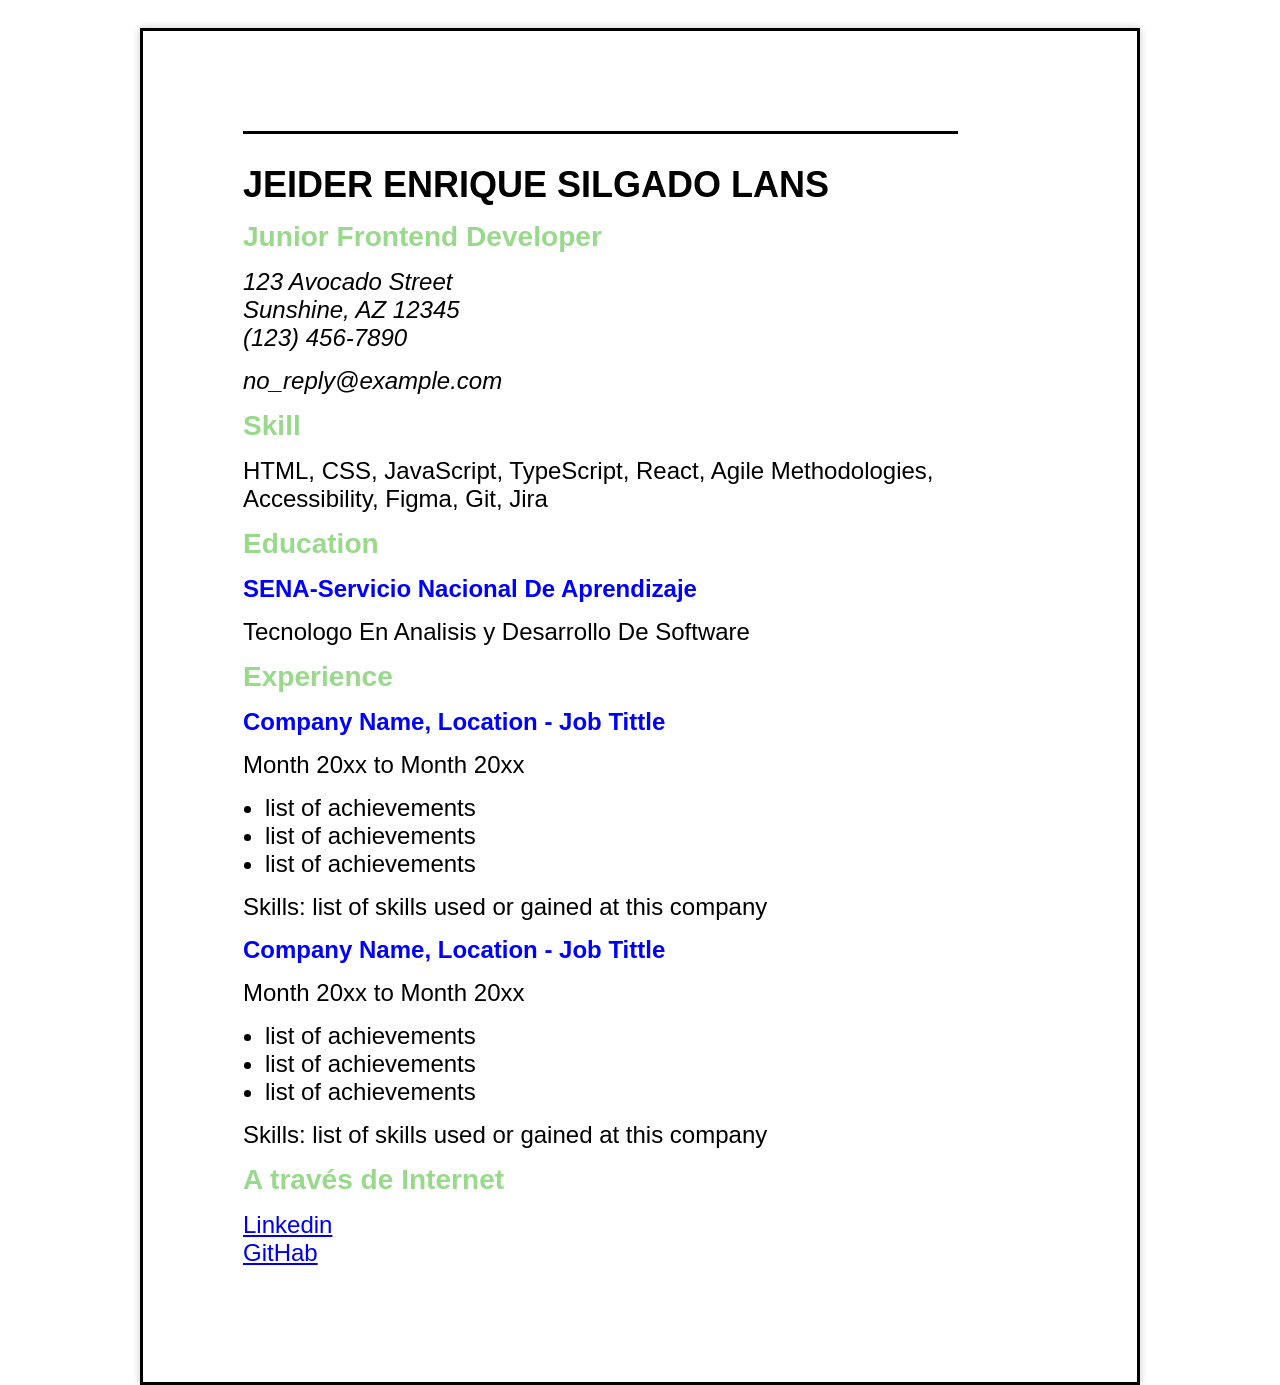
<file: 1. CV de una sola página/index.html>
<!DOCTYPE html>
<html lang="en">
<head>
    <!-- etiquetas meta SEO o SEO Meta Tags-->
    <meta name="Autor" content="Jeider silgado">
    <meta name="Descripcion" content="mi curriculum como programador">
    <meta name="keywords" content="Frontend Developer, HTML, CSS, JavaScript, Resume, Web Development">
    <meta charset="UTF-8">
    <meta name="viewport" content="width=device-width, initial-scale=1.0">
    <title>Jeider Silgado - Frontend Developer</title>
    
    <!-- Etiquetas Open Graph (OG) o Open Graph (OG) Tags -->
     <meta property="og:title" content="Jeider Silgado - Frontend Developer">
     <meta property="og:Descripcion" content="CV de página única de Austin Hill, ingeniera de software.">
     <meta property="og:type" content="webside">
     
     <!-- Favicon -->
      <link rel="shortcut icon" href="curriculum-vitae.png" type="image/x-icon">

      <style>

        *{
            padding: 0;
            margin: 0;
            box-sizing: border-box;
        }
        body{
            font-size: 24px;
            font-family: 'Gill Sans', 'Gill Sans MT', Calibri, 'Trebuchet MS', sans-serif;
            
        }
        h1{
            margin-bottom: 15px;
        }

        h3{
            color: #99d98c;
            margin-bottom: 15px;
        }
        h4{
            color: blue;
            margin-bottom: 15px;
        }
        p{
            margin-bottom: 15px;
        }
        ul{
            margin-bottom: 15px;
            margin-left: 22px;
        }

        main{
            max-width: 1000px;
            margin: 0 auto;
            height: auto;
            padding: 100px;
            border: solid 3px black;
            box-shadow: 0px 0px 8px rgb(0 ,0 ,0, 0.2);
        }
        section{
            margin-bottom: 15px;
        }
        hr{
            height: 3px;
            border: none;
            background-color: black;
            width: 90%;
            margin-bottom: 30px;
        }

      </style>

</head>
<body>
    <br>

    <main class="main">
        <section class="peril_personal">
            <hr>
            <h1>JEIDER ENRIQUE SILGADO LANS</h1>
            <h3>Junior Frontend Developer</h3>
            <address>
                123 Avocado Street<br>
                Sunshine, AZ 12345
                <p>(123) 456-7890</p>
                <p>no_reply@example.com</p>
            </address>
        </section>

        <section class="habilidades_personales">
            <h3>Skill</h3>
            <p>
                HTML, CSS, JavaScript, TypeScript, React, Agile Methodologies,
                Accessibility, Figma, Git, Jira
            </p>
        </section>

        <section class="educacion_personal">
            <h3>Education</h3>
            <h4>SENA-Servicio Nacional De Aprendizaje</h4>
            <p>Tecnologo En Analisis y Desarrollo De Software</p>
        </section>


        <section class="Experiencia_personal">
            <h3>Experience</h3>
            <article class="articulo_experiencia">
                <h4>Company Name, Location - Job Tittle</h4>
                <p>Month 20xx to Month 20xx</p>
                <ul>
                    <li>list of achievements</li>
                    <li>list of achievements</li>
                    <li>list of achievements</li>
                </ul>
                <p>Skills: list of skills used or gained at this company</p>
            </article>
            <article class="articulo_experiencia">
                <h4>Company Name, Location - Job Tittle</h4>
                <p>Month 20xx to Month 20xx</p>
                <ul>
                    <li>list of achievements</li>
                    <li>list of achievements</li>
                    <li>list of achievements</li>
                </ul>
                <p>Skills: list of skills used or gained at this company</p>
            </article>
           
        </section>

        <section class="internet">
            <h3>A través de Internet</h3>
            <a href="http://" target="_blank" rel="noopener noreferrer">Linkedin</a><br>
            <a href="http://" target="_blank" rel="noopener noreferrer">GitHab</a><br>
        </section>

    </main>


    
</body>
</html>
</file>
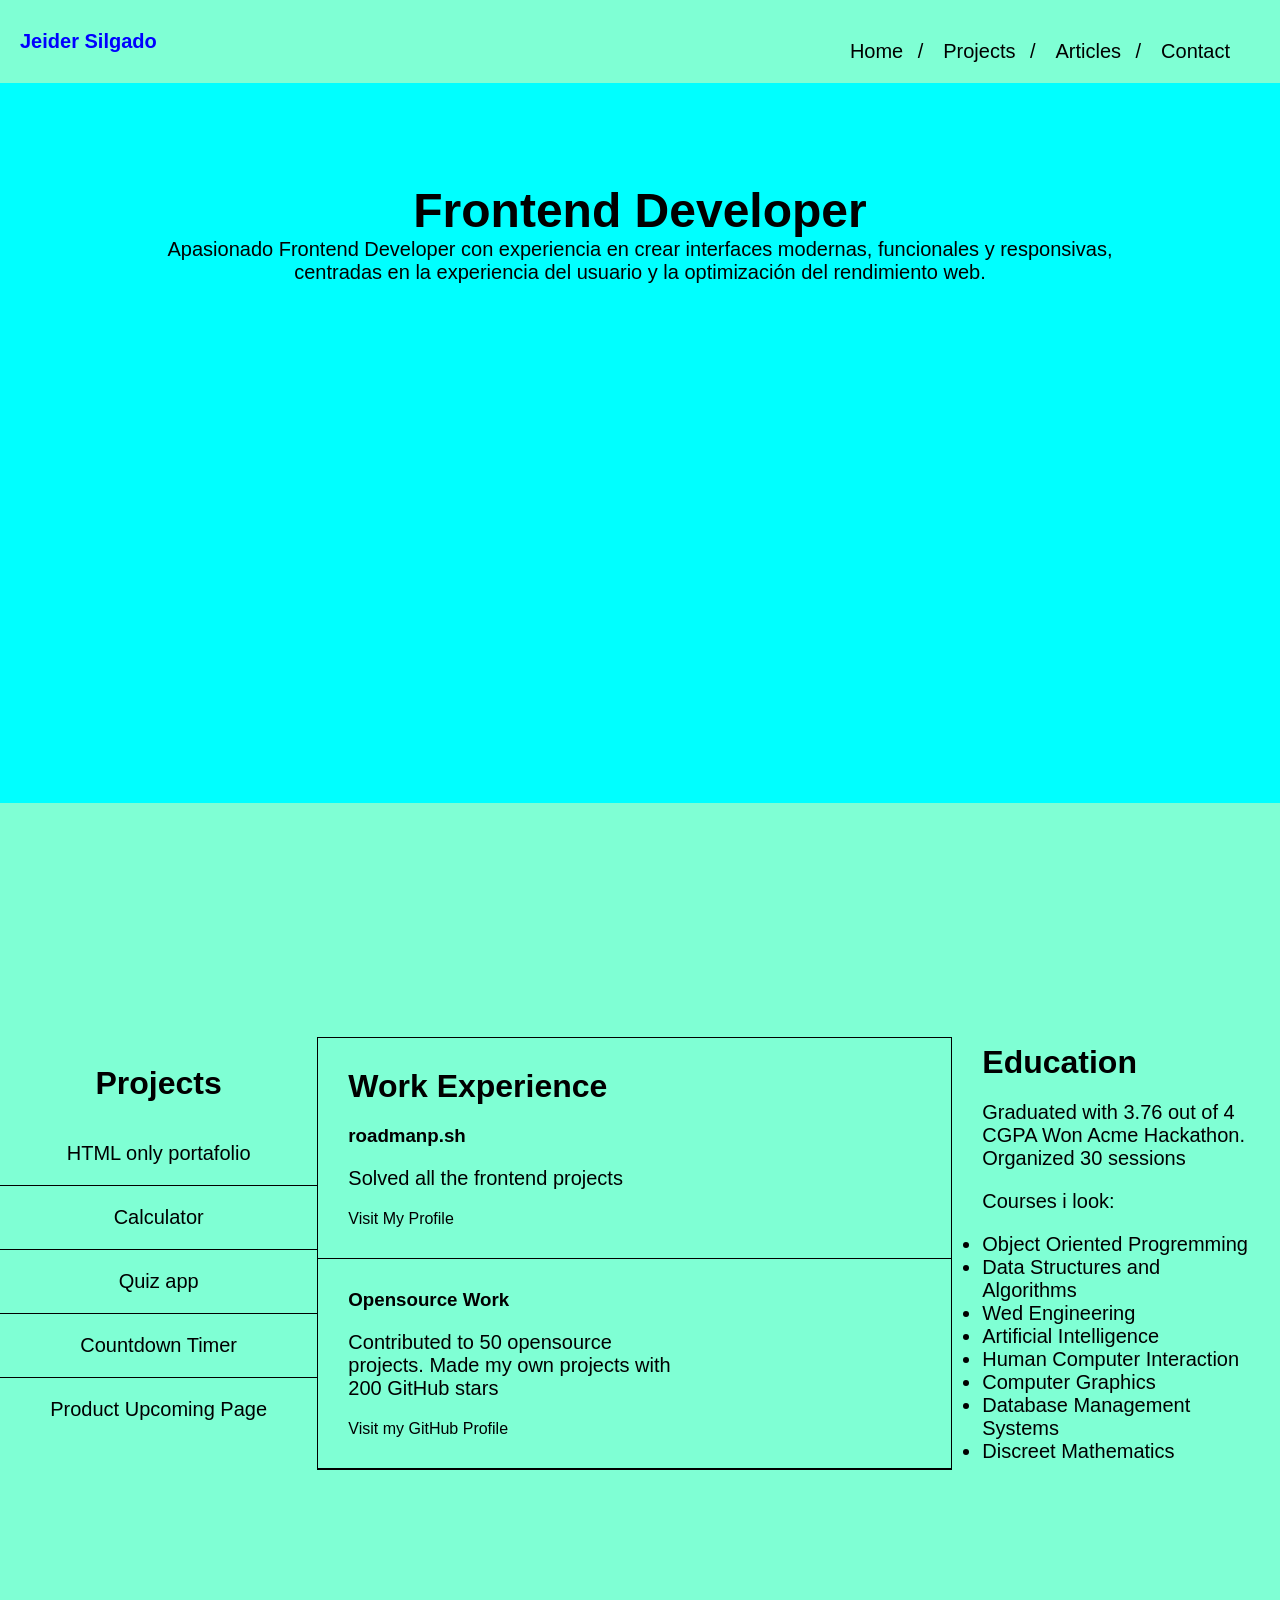
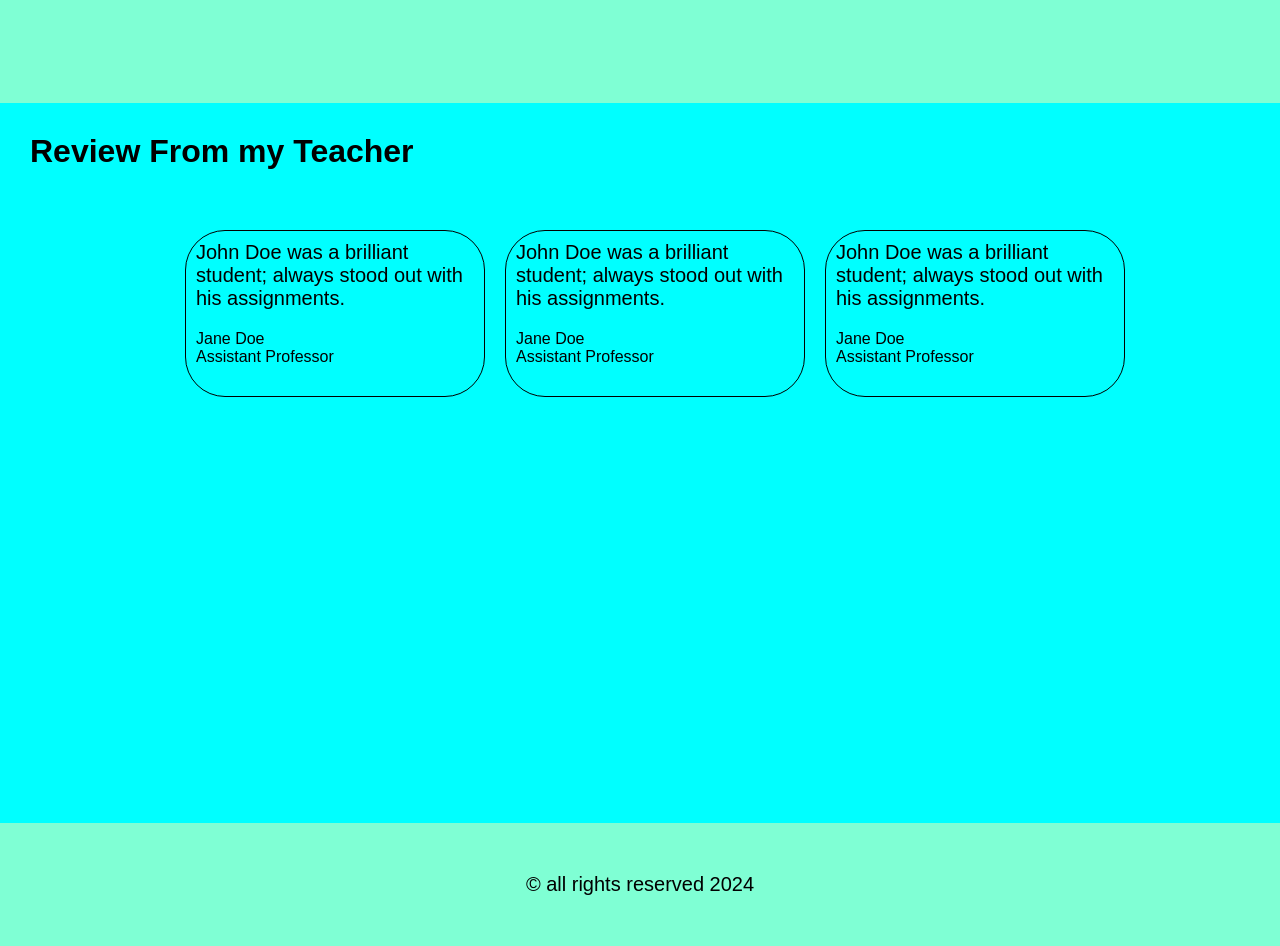
<file: 3. Portafolio personal/index.html>
<!DOCTYPE html>
<html lang="en">
<head>
    <!-- etiquetas meta Seo -->
     <meta name="Autor" content="Jeider Silgado">
     <meta name="Descripcion" content="Sitio web HTML básico">
     <meta name="keywords" content="Frontend Developer,Project,Experience,Education">
     <meta charset="UTF-8">
     <meta name="viewport" content="width=device-width, initial-scale=1.0">
     <title>Sitio web HTML básico</title>

     <!-- Favicon -->
      <link rel="shortcut icon" href="./user-interface.png" type="image/x-icon">
      <link rel="stylesheet" href="./Css.css">
</head>
<body>

    <header>
        <div class="container_navegacion">
            <p class="logo">Jeider Silgado</p>
            <nav class="navegacion">
                <ul>
                    <li><a href="./index.html">Home</a></li>
                    <li><a href="./Projecs.html">Projects</a></li>
                    <li><a href="./Articles.html">Articles</a></li>
                    <li><a href="./Contact.html">Contact</a></li>
                </ul>
            </nav>
        </div>
       
    </header>

    <main>
        <section class="home">
            <div class="content_home">
                <h1 class="home_titulo">Frontend Developer</h1>
                <p>Apasionado Frontend Developer con experiencia en crear interfaces modernas, funcionales y responsivas,<br>
                centradas en la experiencia del usuario y la optimización del rendimiento web.</p>
            </div>

        </section>

        <div class="content_section">
            <section class="projects">
                <h2>Projects</h2>
                <ul>
                    <li>HTML only portafolio</li><hr>
                    <li>Calculator</li><hr>
                    <li>Quiz app</li><hr>
                    <li>Countdown Timer</li><hr>
                    <li>Product Upcoming Page</li>
                </ul>
            </section>
    
            <section class="experiencia">
               
                <article>
                    <h2>Work Experience</h2>
                    <h3>roadmanp.sh</h3>
                    <p>Solved all the frontend projects</p>
                    <a href="http://" target="_blank" rel="noopener noreferrer">Visit My Profile</a>
                </article><hr>
                <article>
                    <h3>Opensource Work</h3>
                    <p>Contributed to 50 opensource <br>projects. Made my own
                        projects with <br>200 GitHub stars
                    </p>
                    <a href="http://" target="_blank" rel="noopener noreferrer">Visit my GitHub Profile</a>
                </article><hr>
            </section>
            
            <section class="educacion">
                <h2>Education</h2>
                <p>Graduated with 3.76 out of 4 <br> CGPA Won Acme Hackathon. <br>Organized 30 sessions</p>
                <p>Courses i look:
                </p>
                <ul>
                    <li>Object Oriented Progremming</li>
                    <li>Data Structures and Algorithms</li>
                    <li>Wed Engineering</li>
                    <li>Artificial Intelligence</li>
                    <li>Human Computer Interaction</li>
                    <li>Computer Graphics</li>
                    <li>Database Management Systems</li>
                    <li>Discreet Mathematics</li>
                </ul>
            </section>
    
        </div>

        <section class="teacher">
            <h2>Review From my Teacher</h2>
            <aside class="review">
                
                <blockquote cite="https://www.flaticon.es/resultados?word=user">
                    <p>John Doe was a brilliant student; always stood out with his assignments.</p>
                    <footer>Jane Doe <br> Assistant Professor</footer>
                  </blockquote>
                <blockquote cite="https://www.flaticon.es/resultados?word=user">
                    <p>John Doe was a brilliant student; always stood out with his assignments.</p>
                    <footer>Jane Doe <br> Assistant Professor</footer>
                  </blockquote>
                <blockquote cite="https://www.flaticon.es/resultados?word=user">
                    <p>John Doe was a brilliant student; always stood out with his assignments.</p>
                    <footer>Jane Doe <br> Assistant Professor</footer>
                  </blockquote>
            </aside>
        </section>

    </main>

    <footer class="pie-pagina">
        <p>&copy; all rights reserved 2024</p>
      </footer>
    
</body>
</html>
</file>
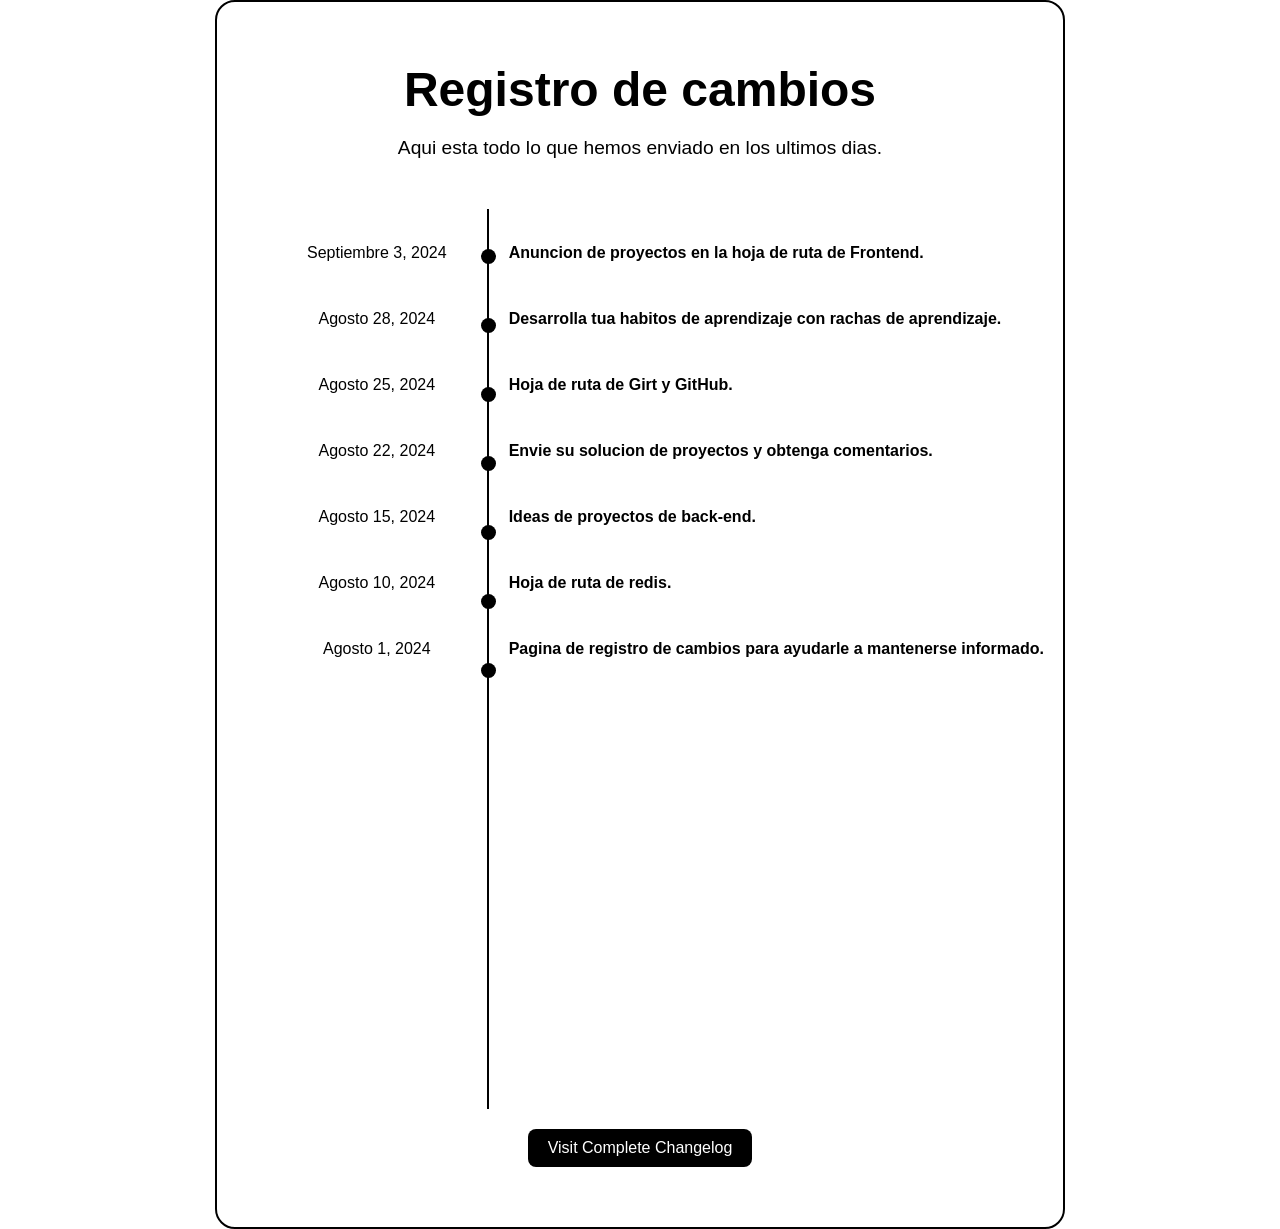
<file: 4 .Componente de registro de cambios/index.html>
<!DOCTYPE html>
<html lang="en">
<head>
    <meta name="autor" content="Jeider silgado">
    <meta name="Descripcion" content="Componente de registro de cambios">
    <meta name="keywords" content="Frontend Developer,Componente de registro de cambios">
    <meta charset="UTF-8">
    <meta name="viewport" content="width=device-width, initial-scale=1.0">
    <title>Componente de registro de cambios</title>

    <style>

        *{
            padding: 0;
            margin: 0;
            box-sizing: border-box;
        }

        body{
            font-family: 'Segoe UI', Tahoma, Geneva, Verdana, sans-serif;
        }
        .container_sesion{
            position: relative;
            display: flex;
            gap: 20px;
            width: 100%;
            left: 50px;
        }

        .line-with-dots{
            position: relative;
            display: flex;
            flex-direction: column;
            gap: 54px;
            background-color: black;
            width: 2px;
            height: 100vh;
        }

        .line-with-dots .dot {
            position: relative;
            background-color: black;
            border-radius: 50%;
            width: 15px;
            height: 15px;
            top: 40px;
            right: 6px;
        }

        .lista_fechas{
            position: relative;
            display: flex;
            flex-direction: column;
            text-align: center;
            gap: 48px;
            top: 35px;
            right: 20px;
            width: auto;
        }

        .lista_notas{
            position: relative;
            display: flex;
            flex-direction: column;
            gap: 48px;
            top: 35px;
            width: 100%;
        }

        .lista_notas li{
            font-weight: bold;
        }

        .lista_notas li,
        .lista_fechas li{
            list-style: none;
        }

        .sesion_registro{
            border: 2px solid black;
            border-radius: 20px;
            padding: 60px;
            width: 100%;
            max-width: 850px;
            margin: 0 auto;
        }

        .sesion_registro p{
            text-align: center;
            font-size: 1.2em;
            margin-bottom: 50px;
        }
        .sesion_registro h1{
            text-align: center;
            font-size: 3.0em;
            margin-bottom: 20px;
        }

        .button {
           display: inline-block;
           background-color: black;
           color:white;
           padding: 10px 20px;
           text-decoration: none;
           border-radius: 8px;
           margin-top: 20px;
        }
  
        .button:hover {
          background-color: aquamarine;
          color: black;
        }

        .container_button{
            text-align: center;
        }

  

    </style>
</head>
<body>
    <main>
        <section class="sesion_registro">
            <h1>Registro de cambios</h1>
            <p>Aqui esta todo lo que hemos enviado en los ultimos dias.</p>
            <div class="container_sesion">
                <div>
                    <ul class="lista_fechas">
                        <li>Septiembre 3, 2024</li>
                        <li>Agosto 28, 2024</li>
                        <li>Agosto 25, 2024</li>
                        <li>Agosto 22, 2024</li>
                        <li>Agosto 15, 2024</li>
                        <li>Agosto 10, 2024</li>
                        <li>Agosto 1, 2024</li>
                    </ul>
                </div>
                <div class="line-with-dots">
                    <span class="dot"></span>
                    <span class="dot"></span>
                    <span class="dot"></span>
                    <span class="dot"></span>
                    <span class="dot"></span>
                    <span class="dot"></span>
                    <span class="dot"></span>
                  </div>
                  <div>
                    <ul class="lista_notas">
                        <li>Anuncion de proyectos en la hoja de ruta de Frontend.</li>
                        <li>Desarrolla tua habitos de aprendizaje con rachas de aprendizaje.</li>
                        <li>Hoja de ruta de Girt y GitHub.</li>
                        <li>Envie su solucion de proyectos y obtenga comentarios.</li>
                        <li>Ideas de proyectos de back-end.</li>
                        <li>Hoja de ruta de redis.</li>
                        <li>Pagina de registro de cambios para ayudarle a mantenerse informado.</li>
                    </ul>
                  </div>
            </div>

            <div class="container_button">
                <a href="#" class="button">Visit Complete Changelog</a>
            </div>
            
        </section>
          
    </main>
    
</body>
</html>
</file>
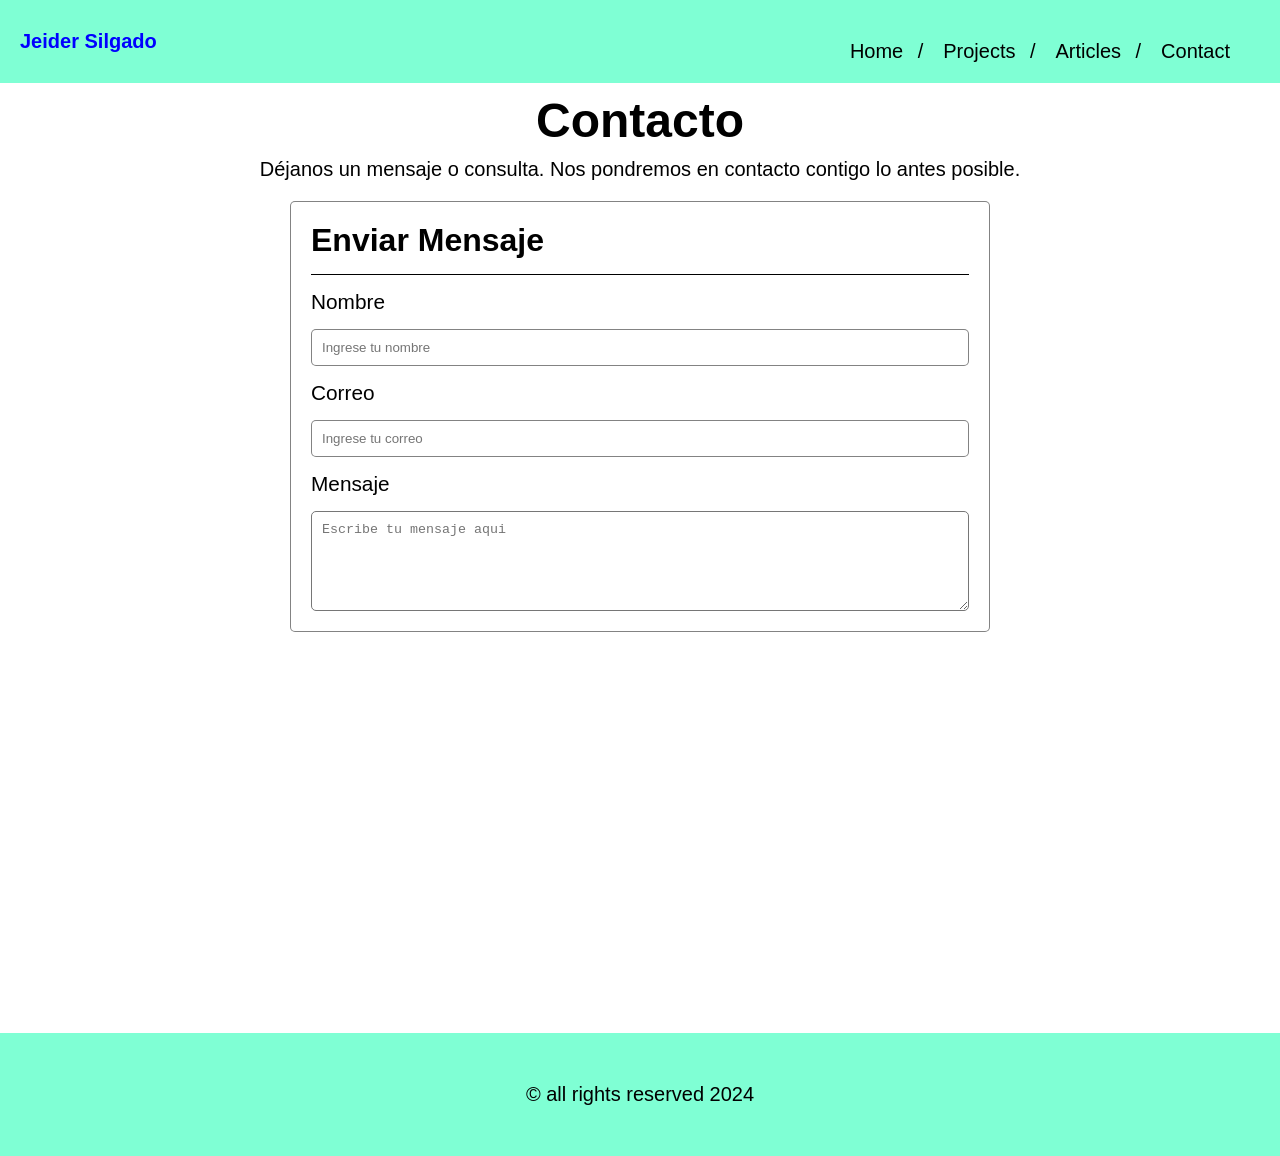
<file: 3. Portafolio personal/Contact.html>
<!DOCTYPE html>
<html lang="en">
<head>
    <!-- etiquetas meta Seo -->
     <meta name="Autor" content="Jeider Silgado">
     <meta name="Descripcion" content="Sitio web HTML básico">
     <meta name="keywords" content="Frontend Developer,Project,Experience,Education">
     <meta charset="UTF-8">
     <meta name="viewport" content="width=device-width, initial-scale=1.0">
     <title>Sitio web HTML básico</title>

     <!-- Favicon -->
      <link rel="shortcut icon" href="./user-interface.png" type="image/x-icon">
      <link rel="stylesheet" href="./Css.css">
</head>
<body>

    <header>
        <div class="container_navegacion">
            <p class="logo">Jeider Silgado</p>
            <nav class="navegacion">
                <ul>
                    <li><a href="./index.html">Home</a></li>
                    <li><a href="./Projecs.html">Projects</a></li>
                    <li><a href="./Articles.html">Articles</a></li>
                    <li><a href="./Contact.html">Contact</a></li>
                </ul>
            </nav>
        </div>
        
    </header>

    <main class="main_contacto">
        <section class="contacto">
            <h1>Contacto</h1>
            <p>Déjanos un mensaje o consulta. Nos pondremos en contacto contigo lo antes posible.</p>
            <form action="/">
                <h2>Enviar Mensaje</h2>
                <hr>
                <label for="nombre">Nombre</label>
                <input type="text" name="nombre" id="nombre" placeholder="Ingrese tu nombre">

                <label for="correo">Correo</label>
                <input type="email" name="correo" id="correo" placeholder="Ingrese tu correo">

                <label for="mensaje">Mensaje</label>
                <textarea name="mensaje" id="mensaje"  placeholder="Escribe tu mensaje aqui"></textarea>
            </form>

        </section>
    </main>

    
    <footer class="pie-pagina">
        <p>&copy; all rights reserved 2024</p>
      </footer>


    
</body>
</html>
</file>
<file: 3. Portafolio personal/Css.css>
*{
    margin: 0;
    padding: 0;
    box-sizing: border-box;
    /* outline: 1px solid red */
    
}


body{
    font-size: 16px;
    margin: 0;
    font-family: 'Gill Sans', 'Gill Sans MT', Calibri, 'Trebuchet MS', sans-serif;
    /* overflow-x: hidden; */
}

a{text-decoration: none;
    color: black;
    cursor: pointer;
}




h1{ font-size: 3em;}
p{font-size: 1.25em;}
li{font-size: 1.25em;}
h2{font-size: 2.0em;}
hr{
    border: none;
    background-color: black;
    height: 1px;
} 




/* Estilos del menu de navegacion */

header{
    background-color: aquamarine;
    padding: 20px;
}

.container_navegacion {
    display: flex;
    flex-direction: column;
    align-items: center;

}

.container_navegacion .navegacion ul{
    display: flex;
    gap: 15px;
    padding-top: 20px;
    
}

.container_navegacion .logo{
    font-weight: bold;
    color: blue;
}

.container_navegacion .navegacion ul li {
    position: relative; 
    list-style: none; 
}

.container_navegacion .navegacion ul li:not(:last-child)::after {
    content: "/"; 
    position: absolute;
    right: -10px; 
    color: black; 
}


/* Fin de Estilos del menu de navegacion */

/* Estilos del Home */

.home{
    background-color: aqua;
    position: relative;
    text-align: center;
    min-height: 100vh;
}
.home .content_home{
    position: relative;
    top: 100px;
}


/* Fin Estilos del Home */

/* Estilos de esperincia proyectos y educacion  */

.content_section{
    background-color: aquamarine;
    display: flex;
    flex-direction: column;
    align-items: center;
    min-height: 100vh;
    width: 100%;
}

.content_section section{
    border: 1px solid black;
    width: 100%;
}

.content_section .projects{
   text-align: center;
}

.content_section .projects h2{
    padding-top: 30px;
}

.content_section .projects li{
    padding: 20px;
    cursor: pointer;
}

.content_section .projects li:hover {
    background-color: rgb(53, 171, 136);
}

.content_section .experiencia article,
.content_section .educacion {
    padding: 30px;
}

.content_section .experiencia article h3,
.content_section .experiencia article p,
.content_section section h2,
.content_section .educacion p {
  margin-bottom: 20px; 
}


/* Fin Estilos de esperincia proyectos y educacion  */


.teacher{
    background-color: aqua;
    min-height: 100vh;
    width: 100%;
    padding: 10px;
}

.review{
    display: flex;
    flex-direction: column;
    align-items: center;
    gap: 20px;
    padding: 30px;
}



.review blockquote {
    max-width: 300px;
    border: 1px solid black;
    padding: 10px;
    border-radius: 40px;
}



.teacher .review blockquote p,
.teacher .review blockquote footer{
    margin-bottom: 20px;
} 


.pie-pagina{
    text-align: center;
    background-color: aquamarine;
    padding: 50px;
}

/* fin estilos pie de pagina principal */


/* estilos de la pagina de contactos  */

.main_contacto{
    padding-bottom: 150px;
}

.contacto{
    width: 100%;
    height: 100vh;
    padding: 10px;
}

form {
    border-radius: 5px;
    background-color: white;
    display: flex;
    flex-direction: column;
    gap: 15px;
    border: 1px solid #3d3d3da3;
    width: 100%;
    height: auto;
    margin: 0 auto;
    padding: 20px;
    margin-top: 20px;
    /* box-shadow: 0px 0px 8px rgb(0, 0, 0,0.5); */
}

.contacto h1{
    padding-bottom: 10px;
}


.contacto form label {
    font-size: 1.3em;
}

.contacto form input{
    border: 1px solid  #3d3d3da3;
    width: 100%;
    padding: 10px;
    border-radius: 5px;
    
}

.contacto form textarea{
    width: 100%;
    height: 100px;
    border-radius: 5px;
    padding: 10px;
}

/* fin estilos de la pagina de contactos */


/* estilos de pagina de proyectos */

.main_projects{
    padding-bottom: 20px;
    
}

.main_projects h1{
    padding-top: 10px;
    padding-bottom: 10px;
}
.main_projects p{
    padding-bottom: 10px;
}

.main_projects .projects .container_projects{
    display: flex;
    flex-direction: column;
    align-items: center;
    gap: 20px;
}
.projects{
    text-align: center;
    
}



.main_projects .projects .container_projects figure a,
.main_projects .projects  .container_projects figure p{

    margin-bottom: 20px;
}

.main_projects .projects  .container_projects figure{
    width: 100%;
    max-width: 350px;
    padding: 5px;
}

.main_projects .projects  .container_projects figure a img{
    width: 100%;
    height: auto;
    
}

.main_projects .projects  .container_projects figure figcaption{
    display: flex;
    gap: 10px;
    justify-content: center;
    margin-bottom: 20px;
}

.main_projects .projects  .container_projects figure figcaption span {
    border: 1px solid black;
    padding: 10px;
    border-radius: 20px;
}


/* estilos pagina de articulos */

.main_articles{
    padding-bottom: 20px;
    
}

.main_articles h1{
    padding-top: 10px;
    padding-bottom: 10px;
}
.main_articles p{
    padding-bottom: 10px;
}

.main_articles .articles .container_articles{
    display: flex;
    flex-direction: column;
    align-items: center;
    gap: 20px;
}

.articles{
    text-align: center;
    
}



.main_articles .articles .container_articles figure a,
.main_articles .articles  .container_articles figure p,
.main_articles .articles  .container_articles figure figcaption a h2{

    margin-bottom: 20px;
}

.main_articles .articles  .container_articles figure{
    width: 100%;
    max-width: 350px;
    padding: 5px;
}

.main_articles .articles  .container_articles figure a img{
    width: 100%;
    height: auto;
    
}



/* fin estilos de pagina de proyectos */

@media screen and  (min-width: 720px) {

    .container_navegacion{
        display: flex;
        flex-direction: row;
        justify-content: space-between;
    }

    .container_navegacion .navegacion{
        flex-direction: row;
        padding-right: 30px;
        padding-bottom: 0;
    }

    .container_navegacion .navegacion ul{
        display: flex;
        gap: 40px;
        padding-top: 20px;
        
    }

    .container_navegacion .navegacion ul li:not(:last-child)::after {
        content: "/"; 
        position: absolute;
        right: -20px; 
        color: black; 
    }

    .home{
        background-color: aqua;
        min-height: 80vh;
    }
    
    .content_section {
        display: flex;
        flex-direction: row;
        width: 100%;
    }

    .content_section .projects,
    .content_section .educacion{
        width: 30%;
        border: none;
    }

    .content_section .projects h2
    {
        padding: 0;
    }

    .content_section .experiencia{
        width: 60%;

    }

    .teacher{
        padding: 30px;
        min-height: 80vh;
    }

    .review{
        position: relative;
        top: 30px;
        left: 30px;
        max-width: calc(100% - 30px); 
    }

    .review {
        display: flex;
        flex-direction: row;
        justify-content: center;
    }

    /* estilos de pagina de contactos */

    .main_contacto{
        padding-bottom: 50px;
    }

    .main_contacto h1,
    .main_contacto p{
        text-align: center;
    }

    form{
        width: 100%;
        max-width: 700px;
    }

    /* estilos de pagina de proyectos */

    .main_projects .projects .container_projects{
        display: flex;
        flex-direction: row;
        flex-wrap: wrap;
        justify-content: center;
        gap: 20px;
        
    }

    .main_projects .projects  .container_projects figure{
        width: 100%;
        max-width: 350px;
    }

    /* estilos pagina articulos */

    .main_articles .articles .container_articles{
        display: flex;
        flex-direction: row;
        flex-wrap: wrap;
        justify-content: center;
        gap: 20px;
        
    }

    .main_articles .articles  .container_articles figure{
        width: 100%;
        max-width: 350px;
    }
    

    
}
</file>
